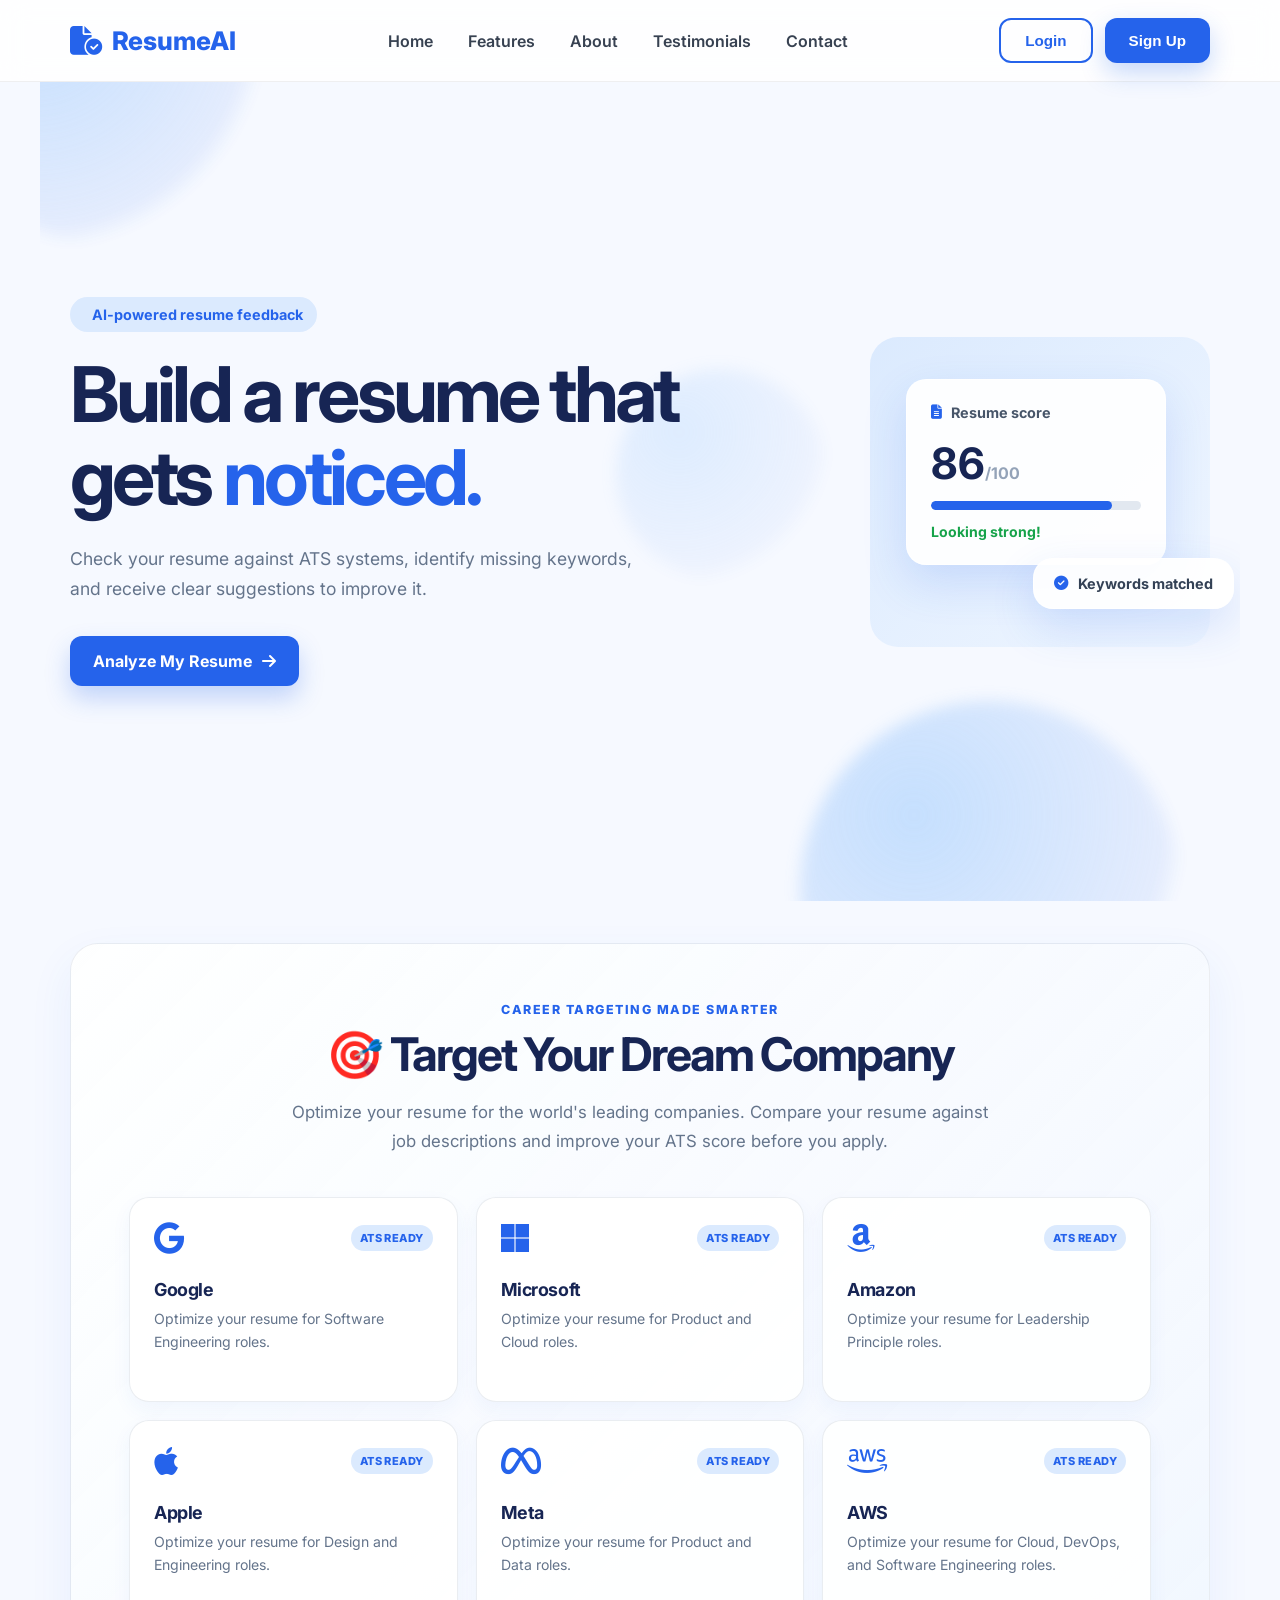
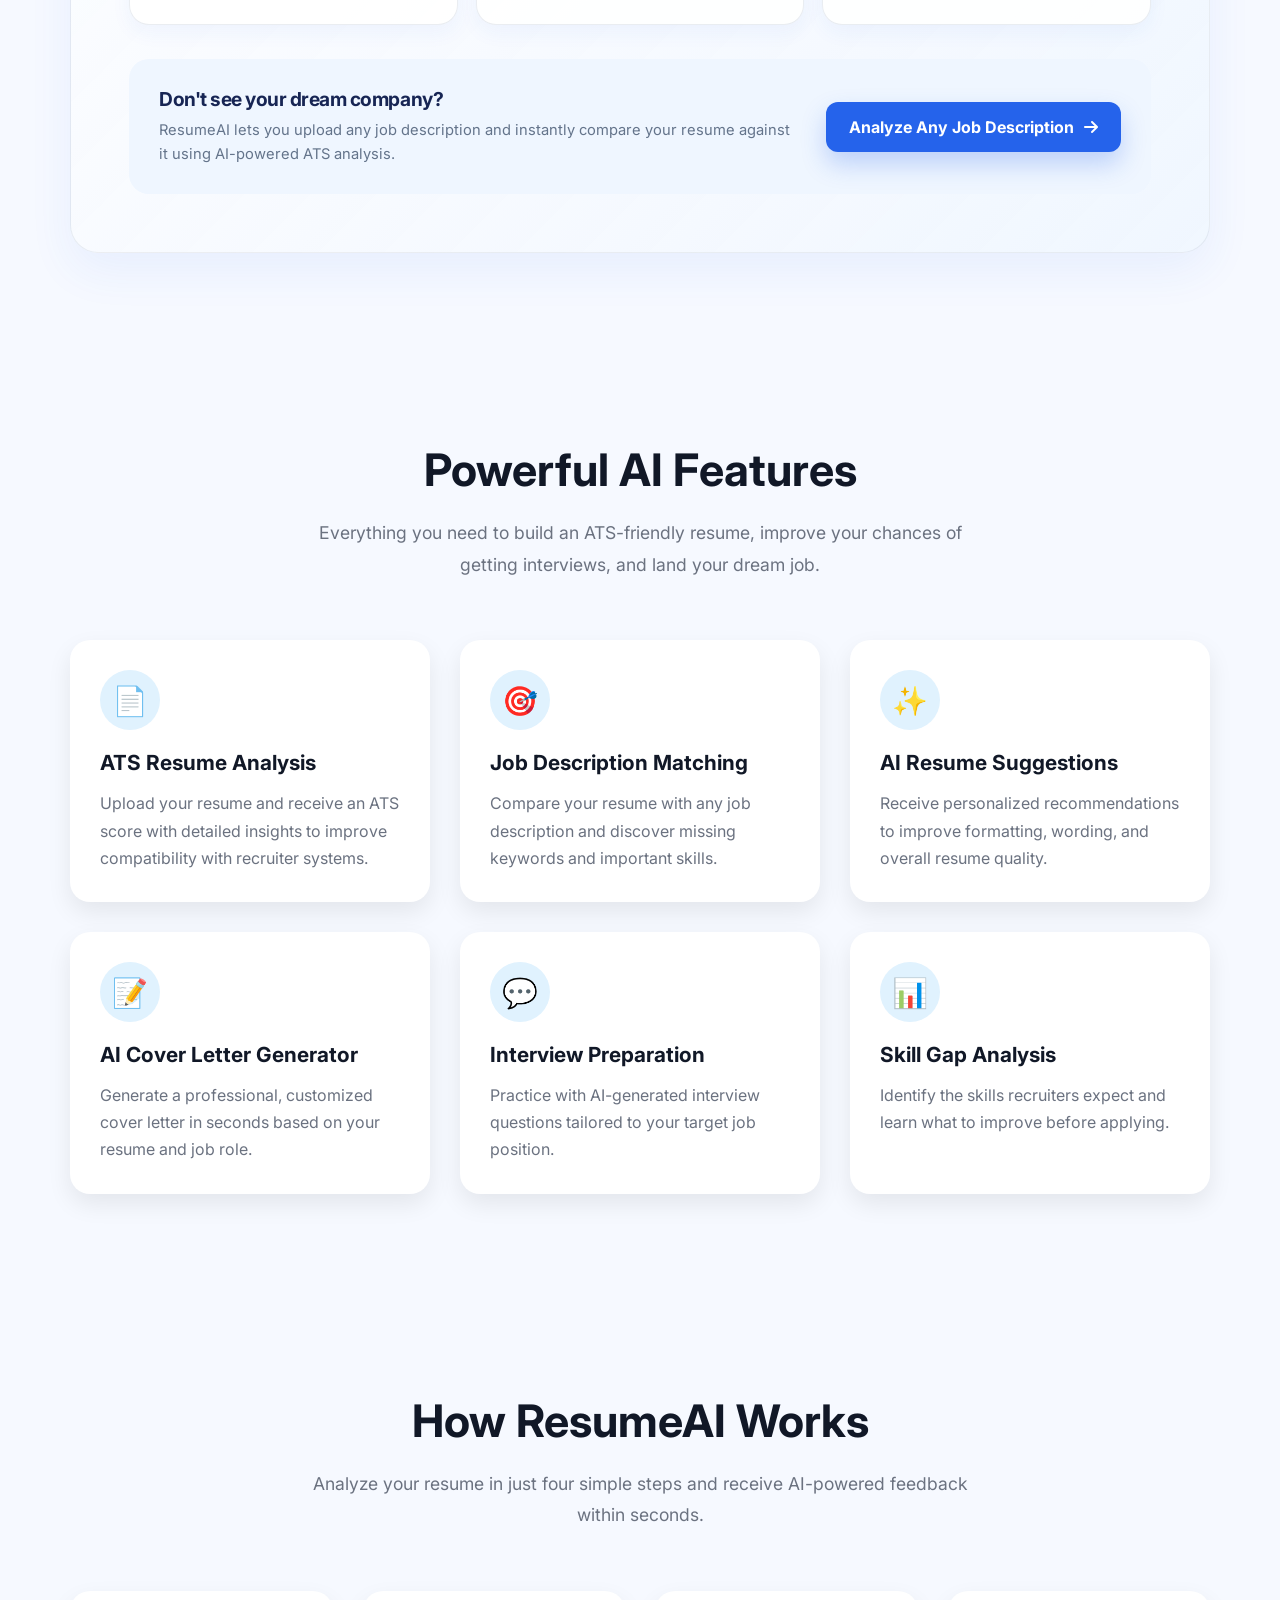
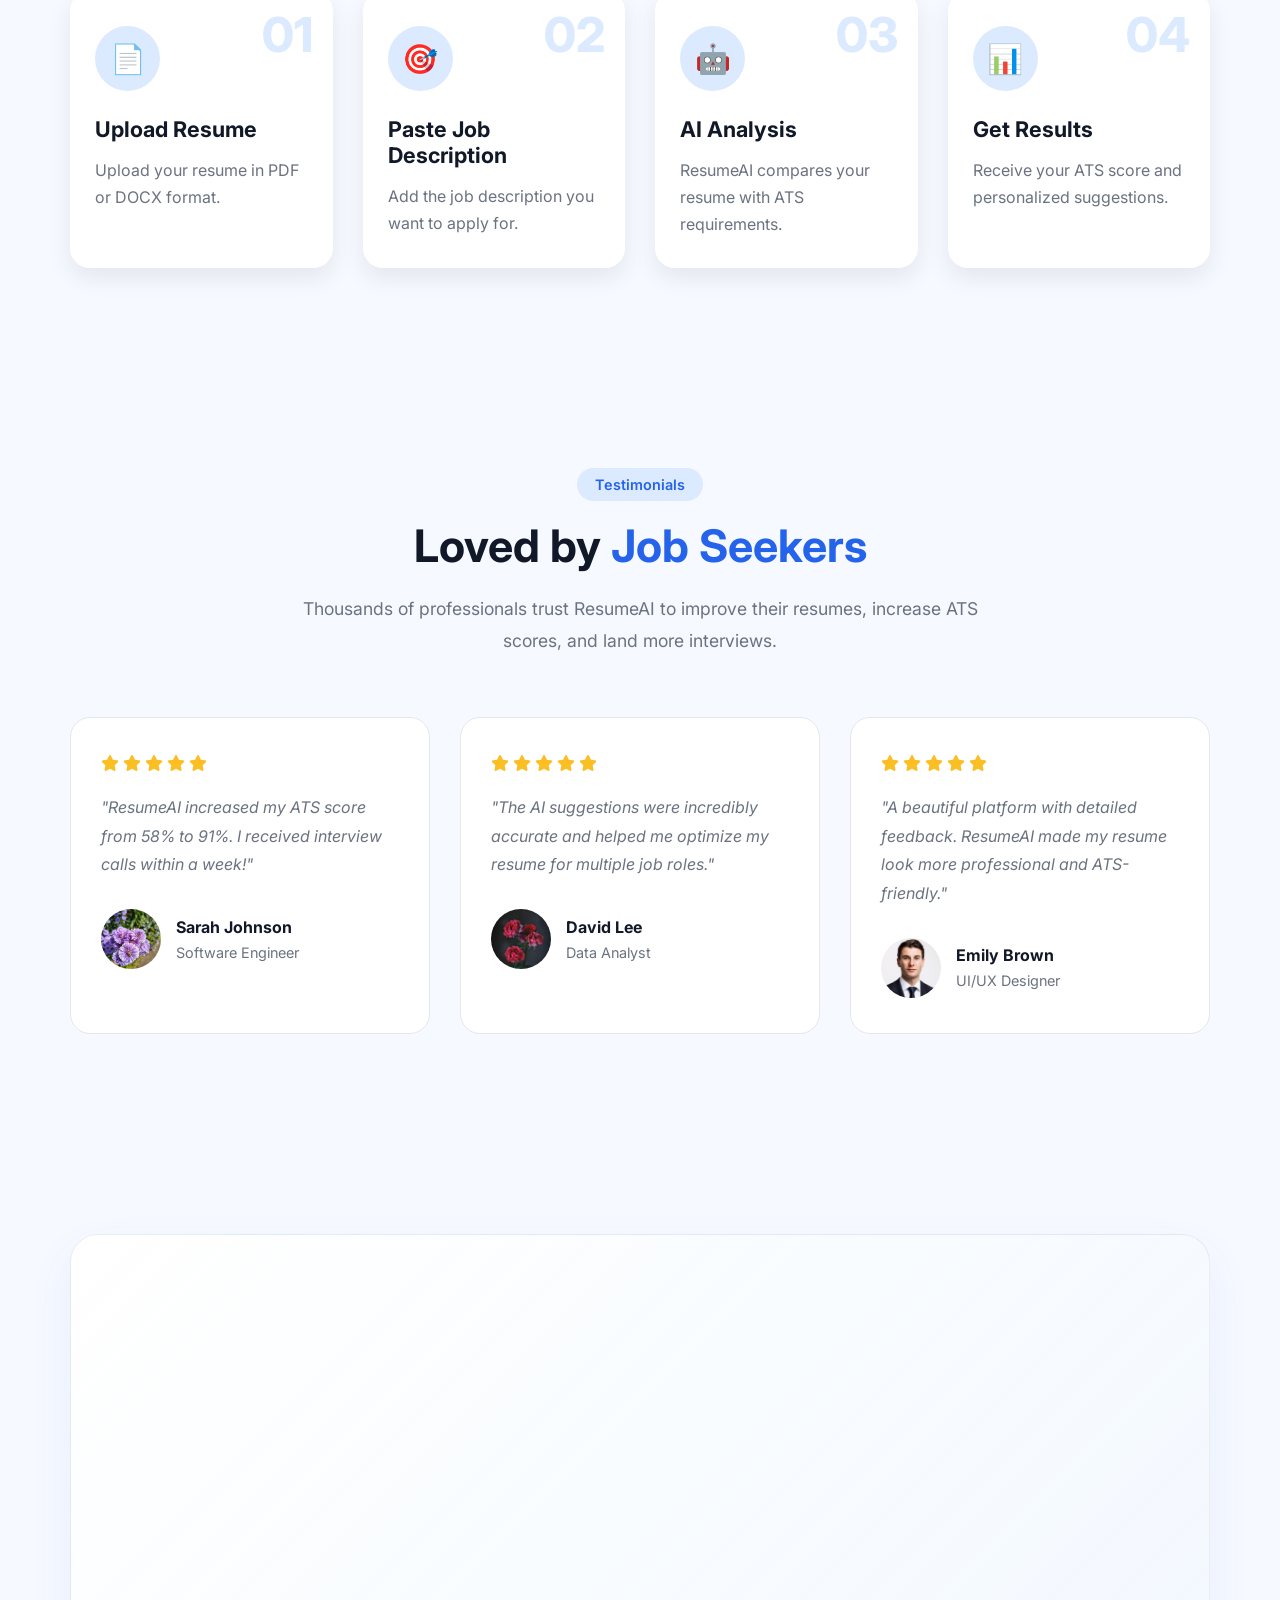
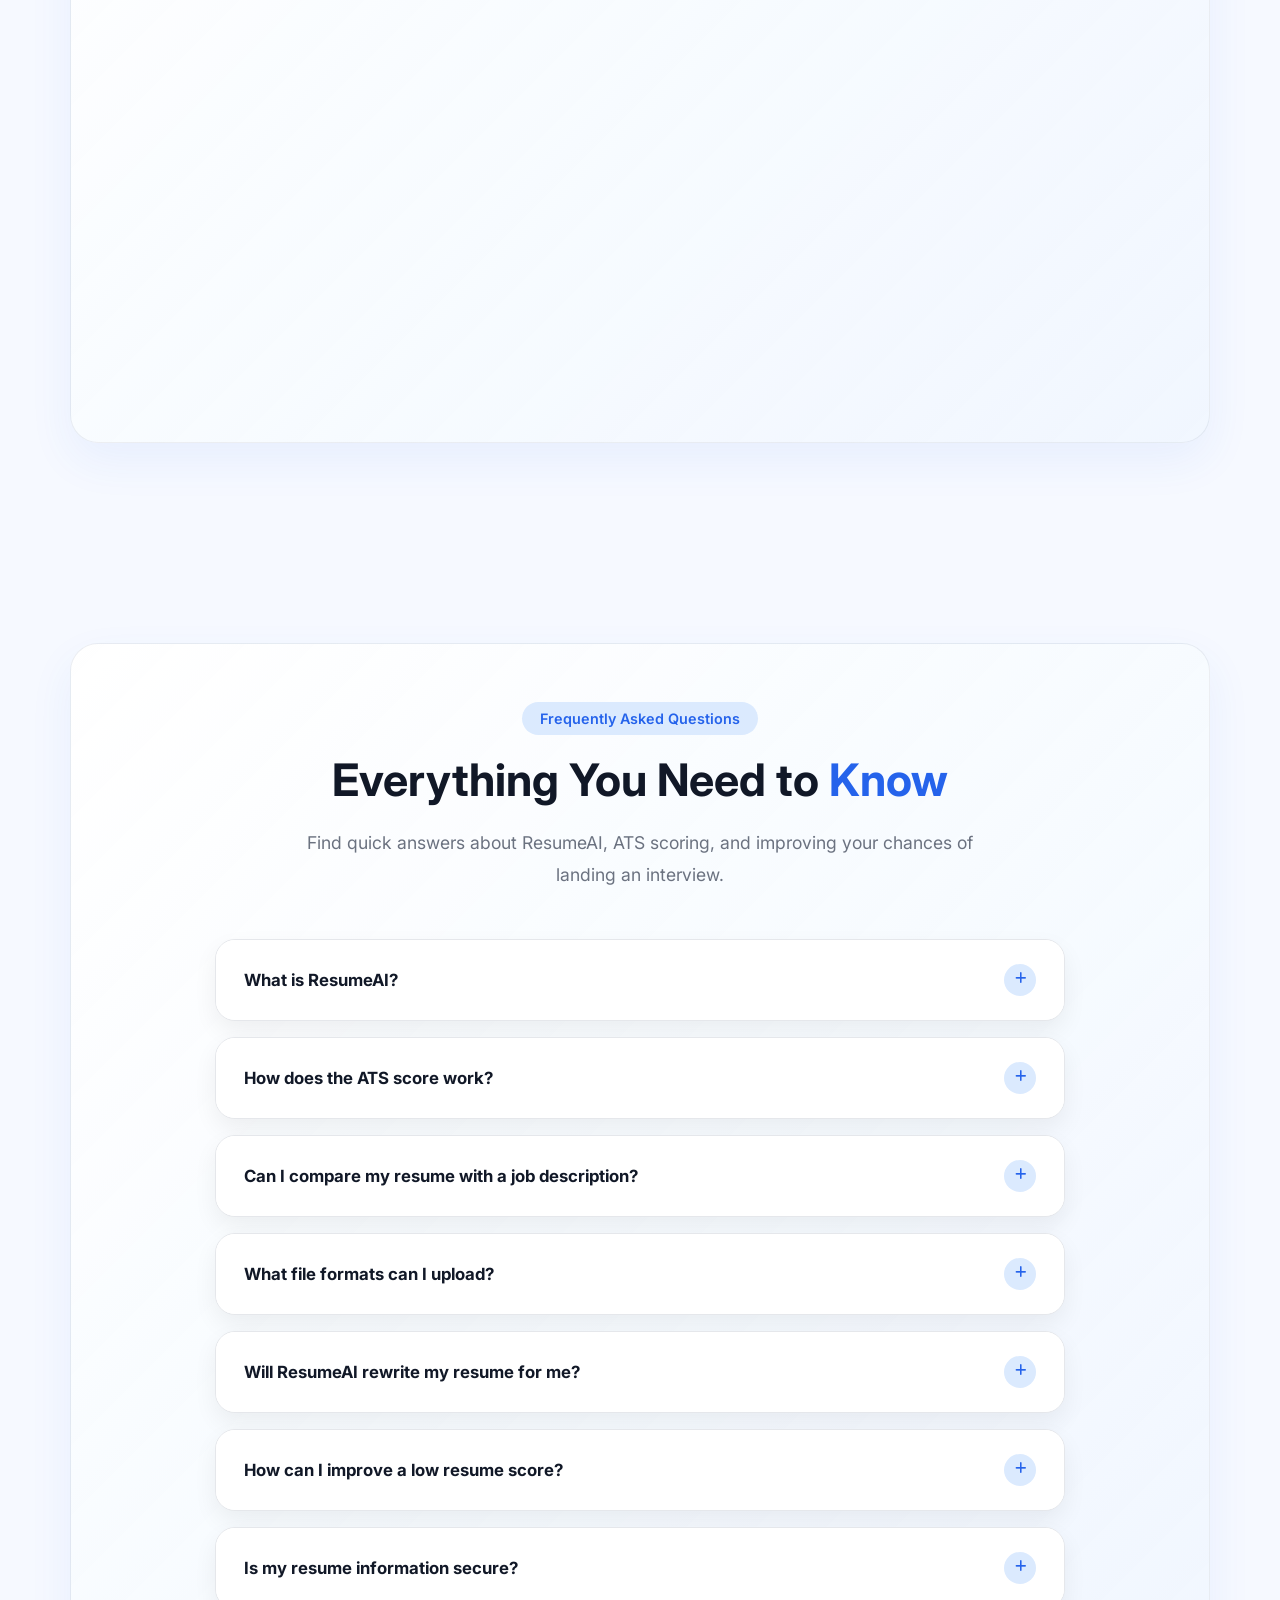
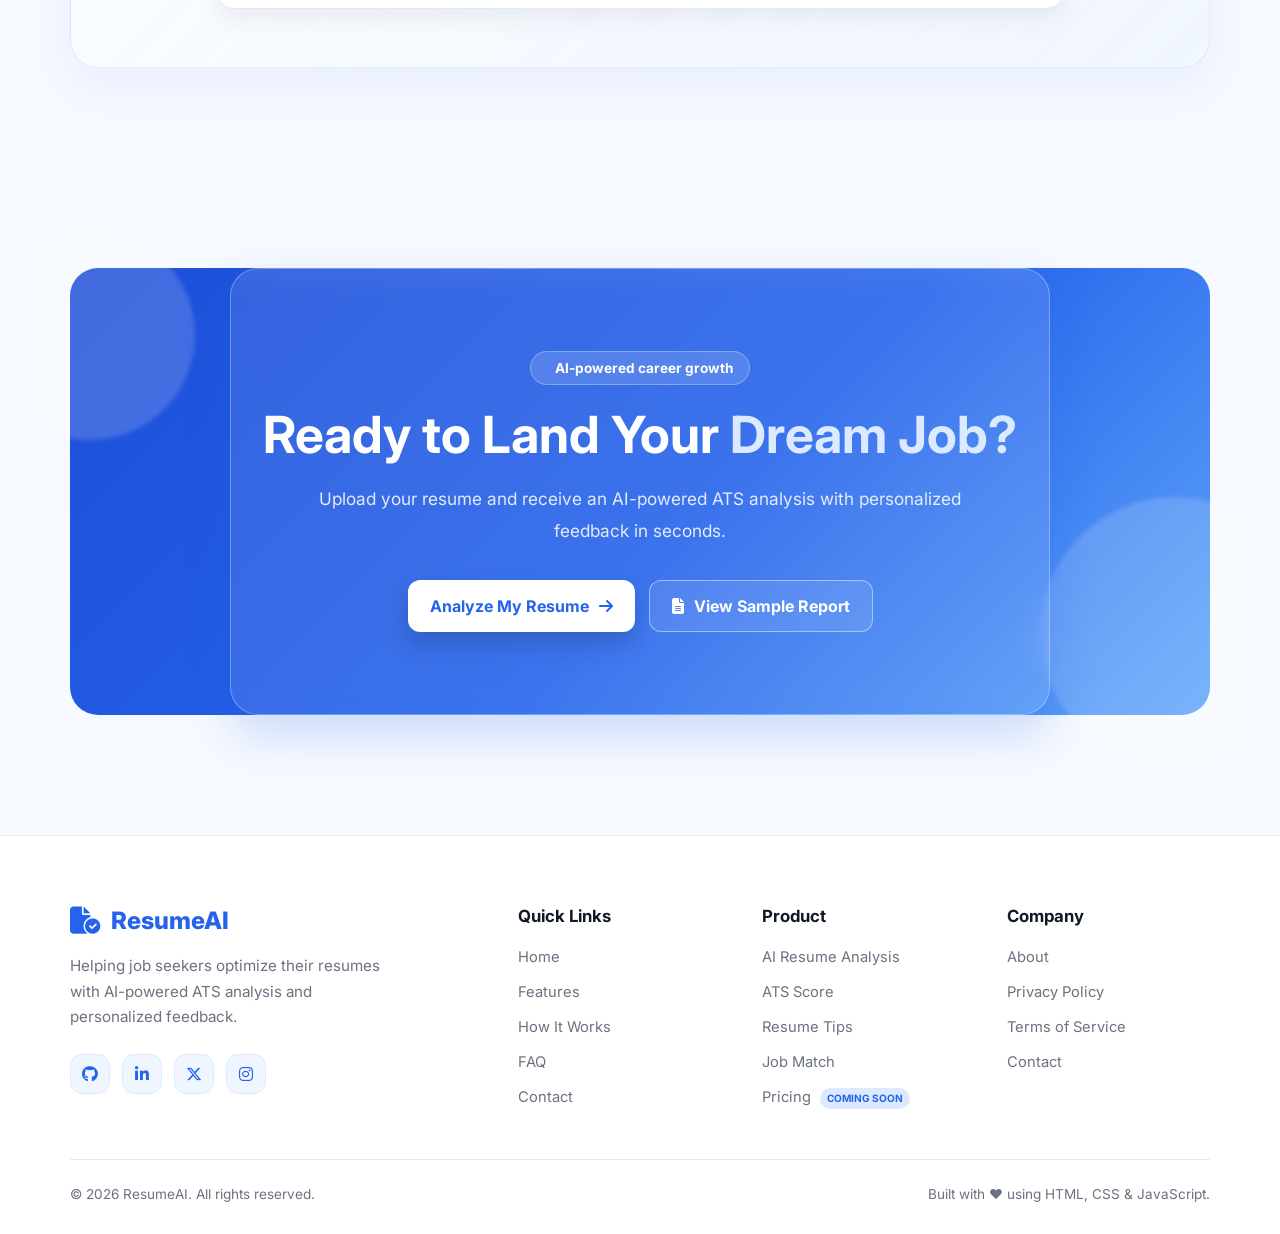
<file: index.html>
<!-- index.html -->
<!DOCTYPE html>
<html lang="en">
<head>
    <meta charset="UTF-8" />
    <meta name="viewport" content="width=device-width, initial-scale=1.0" />
    <title>ResumeAI</title>

    <link rel="preconnect" href="https://fonts.googleapis.com">
    <link rel="preconnect" href="https://fonts.gstatic.com" crossorigin>
    <link href="https://fonts.googleapis.com/css2?family=Inter:wght@400;500;600;700;800&display=swap" rel="stylesheet">

    <link rel="stylesheet" href="https://cdnjs.cloudflare.com/ajax/libs/font-awesome/6.6.0/css/all.min.css">

    <link rel="stylesheet" href="style.css">
</head>
<body>

<header class="header">
    <nav class="navbar">

        <a href="#" class="logo">
            <i class="fa-solid fa-file-circle-check"></i>
            <span>ResumeAI</span>
        </a>

        <ul class="nav-links" id="navLinks">
            <li><a href="#">Home</a></li>
            <li><a href="#">Features</a></li>
            <li><a href="#">About</a></li>
            <li><a href="#">Testimonials</a></li>
            <li><a href="#">Contact</a></li>
        </ul>

        <div class="nav-buttons">
            <button class="login-btn">Login</button>
            <button class="signup-btn">Sign Up</button>
        </div>

        <button class="menu-btn" id="menuBtn">
            <i class="fa-solid fa-bars"></i>
        </button>

    </nav>
</header>

<main>
    <section class="hero">
        <div class="hero-background" aria-hidden="true">
            <span class="blob blob-one"></span>
            <span class="blob blob-two"></span>
            <span class="blob blob-three"></span>
        </div>

        <div class="hero-content">
            <p class="hero-label">
                <i class="fa-solid fa-sparkles"></i>
                AI-powered resume feedback
            </p>
            <h1>Build a resume that gets <span>noticed.</span></h1>
            <p class="hero-description">
                Check your resume against ATS systems, identify missing keywords, and receive clear suggestions to improve it.
            </p>
            <a href="#" class="hero-button">
                Analyze My Resume
                <i class="fa-solid fa-arrow-right"></i>
            </a>
        </div>

        <div class="hero-visual" aria-hidden="true">
            <div class="score-card">
                <div class="score-card-header">
                    <i class="fa-solid fa-file-lines"></i>
                    <span>Resume score</span>
                </div>
                <strong>86<span>/100</span></strong>
                <div class="score-bar"><span></span></div>
                <p>Looking strong!</p>
            </div>
            <div class="keyword-card">
                <i class="fa-solid fa-circle-check"></i>
                <span>Keywords matched</span>
            </div>
        </div>
    </section>

   <section class="dream-company" aria-labelledby="dream-company-title">
    <div class="dream-company-content">
        <div class="dream-company-heading">
            <p class="dream-company-label">Career targeting made smarter</p>
            <h2 id="dream-company-title">🎯 Target Your Dream Company</h2>
            <p>
                Optimize your resume for the world's leading companies. Compare your resume against job descriptions and improve your ATS score before you apply.
            </p>
        </div>

        <ul class="company-grid" role="list">
            <li class="company-card">
                <div class="company-card-top">
                    <i class="fa-brands fa-google company-logo" aria-hidden="true"></i>
                    <span class="ats-badge">ATS Ready</span>
                </div>
                <h3>Google</h3>
                <p>Optimize your resume for Software Engineering roles.</p>
            </li>

            <li class="company-card">
                <div class="company-card-top">
                    <i class="fa-brands fa-microsoft company-logo" aria-hidden="true"></i>
                    <span class="ats-badge">ATS Ready</span>
                </div>
                <h3>Microsoft</h3>
                <p>Optimize your resume for Product and Cloud roles.</p>
            </li>

            <li class="company-card">
                <div class="company-card-top">
                    <i class="fa-brands fa-amazon company-logo" aria-hidden="true"></i>
                    <span class="ats-badge">ATS Ready</span>
                </div>
                <h3>Amazon</h3>
                <p>Optimize your resume for Leadership Principle roles.</p>
            </li>

            <li class="company-card">
                <div class="company-card-top">
                    <i class="fa-brands fa-apple company-logo" aria-hidden="true"></i>
                    <span class="ats-badge">ATS Ready</span>
                </div>
                <h3>Apple</h3>
                <p>Optimize your resume for Design and Engineering roles.</p>
            </li>

            <li class="company-card">
                <div class="company-card-top">
                    <i class="fa-brands fa-meta company-logo" aria-hidden="true"></i>
                    <span class="ats-badge">ATS Ready</span>
                </div>
                <h3>Meta</h3>
                <p>Optimize your resume for Product and Data roles.</p>
            </li>

            <li class="company-card">
                <div class="company-card-top">
                    <i class="fa-brands fa-aws company-logo" aria-hidden="true"></i>
                    <span class="ats-badge">ATS Ready</span>
                </div>
                <h3>AWS</h3>
                <p>Optimize your resume for Cloud, DevOps, and Software Engineering roles.</p>
            </li>
        </ul>

        <div class="dream-company-callout">
            <div>
                <h3>Don't see your dream company?</h3>
                <p>ResumeAI lets you upload any job description and instantly compare your resume against it using AI-powered ATS analysis.</p>
            </div>
            <a href="#" class="hero-button">
                Analyze Any Job Description
                <i class="fa-solid fa-arrow-right" aria-hidden="true"></i>
            </a>
        </div>
    </div>
</section>
<!-- Features Section -->
<section class="features" id="features">

    <div class="features-container">

        <!-- Section Heading -->
        <div class="features-heading">
            <h2>Powerful AI Features</h2>
            <p>
                Everything you need to build an ATS-friendly resume,
                improve your chances of getting interviews, and land
                your dream job.
            </p>
        </div>

        <!-- Features Grid -->
        <div class="features-grid">

            <!-- Feature Card 1 -->
            <div class="feature-card">
                <div class="feature-icon">📄</div>
                <h3>ATS Resume Analysis</h3>
                <p>
                    Upload your resume and receive an ATS score with
                    detailed insights to improve compatibility with
                    recruiter systems.
                </p>
            </div>

            <!-- Feature Card 2 -->
            <div class="feature-card">
                <div class="feature-icon">🎯</div>
                <h3>Job Description Matching</h3>
                <p>
                    Compare your resume with any job description and
                    discover missing keywords and important skills.
                </p>
            </div>

            <!-- Feature Card 3 -->
            <div class="feature-card">
                <div class="feature-icon">✨</div>
                <h3>AI Resume Suggestions</h3>
                <p>
                    Receive personalized recommendations to improve
                    formatting, wording, and overall resume quality.
                </p>
            </div>

            <!-- Feature Card 4 -->
            <div class="feature-card">
                <div class="feature-icon">📝</div>
                <h3>AI Cover Letter Generator</h3>
                <p>
                    Generate a professional, customized cover letter
                    in seconds based on your resume and job role.
                </p>
            </div>

            <!-- Feature Card 5 -->
            <div class="feature-card">
                <div class="feature-icon">💬</div>
                <h3>Interview Preparation</h3>
                <p>
                    Practice with AI-generated interview questions
                    tailored to your target job position.
                </p>
            </div>

            <!-- Feature Card 6 -->
            <div class="feature-card">
                <div class="feature-icon">📊</div>
                <h3>Skill Gap Analysis</h3>
                <p>
                    Identify the skills recruiters expect and learn
                    what to improve before applying.
                </p>
            </div>

        </div>

    </div>

</section>
<!-- ===========================
     How It Works Section
=========================== -->
<section class="how-it-works" id="how-it-works">

    <div class="how-container">

        <!-- Section Heading -->
        <div class="how-heading">
            <h2>How ResumeAI Works</h2>
            <p>
                Analyze your resume in just four simple steps and
                receive AI-powered feedback within seconds.
            </p>
        </div>

        <!-- Steps -->
        <div class="steps-grid">

            <!-- Step 1 -->
            <div class="step-card">
                <div class="step-number">01</div>
                <div class="step-icon">📄</div>
                <h3>Upload Resume</h3>
                <p>
                    Upload your resume in PDF or DOCX format.
                </p>
            </div>

            <!-- Step 2 -->
            <div class="step-card">
                <div class="step-number">02</div>
                <div class="step-icon">🎯</div>
                <h3>Paste Job Description</h3>
                <p>
                    Add the job description you want to apply for.
                </p>
            </div>

            <!-- Step 3 -->
            <div class="step-card">
                <div class="step-number">03</div>
                <div class="step-icon">🤖</div>
                <h3>AI Analysis</h3>
                <p>
                    ResumeAI compares your resume with ATS requirements.
                </p>
            </div>

            <!-- Step 4 -->
            <div class="step-card">
                <div class="step-number">04</div>
                <div class="step-icon">📊</div>
                <h3>Get Results</h3>
                <p>
                    Receive your ATS score and personalized suggestions.
                </p>
            </div>

        </div>

    </div>

</section>
<!-- ==========================================
     Testimonials
========================================== -->

<section class="testimonials" id="testimonials">
    <div class="section-header">

    <span class="section-tag">
        Testimonials
    </span>

    <h2>
        Loved by <span>Job Seekers</span>
    </h2>

    <p>
        Thousands of professionals trust ResumeAI to improve their resumes,
        increase ATS scores, and land more interviews.
    </p>

</div>


    <div class="testimonials-grid">

        <!-- Testimonial 1 -->
        <div class="testimonial-card">

            <div class="stars">
                <i class="fa-solid fa-star"></i>
                <i class="fa-solid fa-star"></i>
                <i class="fa-solid fa-star"></i>
                <i class="fa-solid fa-star"></i>
                <i class="fa-solid fa-star"></i>
            </div>

            <p class="review">
                "ResumeAI increased my ATS score from 58% to 91%. I received interview calls within a week!"
            </p>

            <div class="user-info">
                <img src="images/user-1.jpg" alt="Sarah Johnson">

                <div>
                    <h4>Sarah Johnson</h4>
                    <span>Software Engineer</span>
                </div>
            </div>

        </div>

        <!-- Testimonial 2 -->
        <div class="testimonial-card">

            <div class="stars">
                <i class="fa-solid fa-star"></i>
                <i class="fa-solid fa-star"></i>
                <i class="fa-solid fa-star"></i>
                <i class="fa-solid fa-star"></i>
                <i class="fa-solid fa-star"></i>
            </div>

            <p class="review">
                "The AI suggestions were incredibly accurate and helped me optimize my resume for multiple job roles."
            </p>

            <div class="user-info">
                <img src="images/user-2.jpg" alt="David Lee">

                <div>
                    <h4>David Lee</h4>
                    <span>Data Analyst</span>
                </div>
            </div>

        </div>

        <!-- Testimonial 3 -->
        <div class="testimonial-card">

            <div class="stars">
                <i class="fa-solid fa-star"></i>
                <i class="fa-solid fa-star"></i>
                <i class="fa-solid fa-star"></i>
                <i class="fa-solid fa-star"></i>
                <i class="fa-solid fa-star"></i>
            </div>

            <p class="review">
                "A beautiful platform with detailed feedback. ResumeAI made my resume look more professional and ATS-friendly."
            </p>

            <div class="user-info">
                <img src="images/user-3.jpg" alt="Emily Brown">

                <div>
                    <h4>Emily Brown</h4>
                    <span>UI/UX Designer</span>
                </div>
            </div>

        </div>

    </div>

</section>
<!-- ==========================================
     Resume Analyzer Preview
========================================== -->
<section class="resume-analyzer" id="resume-analyzer">
    <div class="resume-analyzer-container">

        <div class="resume-analyzer-heading analyzer-heading">
            <span class="resume-analyzer-tag">AI Resume Analysis</span>
            <h2>See Your Resume <span>Insights</span></h2>
            <p>
                Get a clear view of your resume performance and discover
                exactly what to improve before you apply.
            </p>
        </div>

        <div class="analyzer-dashboard">

            <div class="analyzer-overview">
                <div class="analyzer-overview-header">
                    <div>
                        <span>Resume analysis</span>
                        <h3>Software Engineer Resume</h3>
                    </div>
                    <i class="fa-solid fa-file-circle-check" aria-hidden="true"></i>
                </div>

                <div class="analyzer-score-grid">
                    <div class="analyzer-score-card analyzer-score-block">
                        <span class="analyzer-score-label">Resume Score</span>
                        <strong>87<span>%</span></strong>
                        <div class="analyzer-progress">
                            <span class="analyzer-progress-score"></span>
                        </div>
                        <p>Strong overall profile</p>
                    </div>

                    <div class="analyzer-score-card analyzer-score-block">
                        <span class="analyzer-score-label">ATS Compatibility</span>
                        <strong>92<span>%</span></strong>
                        <div class="analyzer-progress">
                            <span class="analyzer-progress-ats"></span>
                        </div>
                        <p>Ready for applicant systems</p>
                    </div>
                </div>

                <div class="analyzer-panel analyzer-skills-panel">
                    <div class="analyzer-panel-heading">
                        <i class="fa-solid fa-circle-check" aria-hidden="true"></i>
                        <h3>Detected Skills</h3>
                    </div>

                    <div class="analyzer-skill-list skill-tags">
                        <span>JavaScript</span>
                        <span>React</span>
                        <span>Node.js</span>
                        <span>SQL</span>
                        <span>Git</span>
                    </div>
                </div>
            </div>

            <div class="analyzer-details">
                <div class="analyzer-panel analyzer-missing-panel">
                    <div class="analyzer-panel-heading">
                        <i class="fa-solid fa-circle-exclamation" aria-hidden="true"></i>
                        <h3>Missing Skills</h3>
                    </div>

                    <div class="analyzer-skill-list skill-tags">
                        <span>TypeScript</span>
                        <span>Docker</span>
                        <span>AWS</span>
                    </div>
                </div>

                <div class="analyzer-panel analyzer-suggestions-panel">
                    <div class="analyzer-panel-heading">
                        <i class="fa-solid fa-sparkles" aria-hidden="true"></i>
                        <h3>AI Suggestions</h3>
                    </div>

                    <ul class="analyzer-suggestions">
                        <li>
                            <i class="fa-solid fa-arrow-trend-up" aria-hidden="true"></i>
                            <span>Add measurable results to your recent experience.</span>
                        </li>
                        <li>
                            <i class="fa-solid fa-key" aria-hidden="true"></i>
                            <span>Include TypeScript and cloud keywords from the job description.</span>
                        </li>
                        <li>
                            <i class="fa-solid fa-pen-to-square" aria-hidden="true"></i>
                            <span>Strengthen your professional summary with your target role.</span>
                        </li>
                    </ul>
                </div>
            </div>

        </div>

    </div>
</section>
<!-- ==========================================
     FAQ Section
========================================== -->
<section class="faq-section" id="faq" aria-labelledby="faq-title">
    <div class="faq-container">

        <div class="faq-heading">
            <span class="faq-tag">Frequently Asked Questions</span>
            <h2 id="faq-title">Everything You Need to <span>Know</span></h2>
            <p>
                Find quick answers about ResumeAI, ATS scoring, and improving
                your chances of landing an interview.
            </p>
        </div>

        <div class="faq-list">

            <article class="faq-item">
                <h3>
                    <button class="faq-question" type="button" aria-expanded="false" aria-controls="faq-answer-1" id="faq-question-1">
                        <span>What is ResumeAI?</span>
                        <i class="fa-solid fa-plus" aria-hidden="true"></i>
                    </button>
                </h3>
                <div class="faq-answer" id="faq-answer-1" role="region" aria-labelledby="faq-question-1" aria-hidden="true">
                    <div>
                        <p>ResumeAI is an AI-powered resume analyzer that evaluates your resume, checks ATS compatibility, identifies skill gaps, and provides practical suggestions to improve it.</p>
                    </div>
                </div>
            </article>

            <article class="faq-item">
                <h3>
                    <button class="faq-question" type="button" aria-expanded="false" aria-controls="faq-answer-2" id="faq-question-2">
                        <span>How does the ATS score work?</span>
                        <i class="fa-solid fa-plus" aria-hidden="true"></i>
                    </button>
                </h3>
                <div class="faq-answer" id="faq-answer-2" role="region" aria-labelledby="faq-question-2" aria-hidden="true">
                    <div>
                        <p>Your ATS score reflects how well your resume aligns with common applicant tracking system requirements, including keywords, skills, formatting, and relevant experience.</p>
                    </div>
                </div>
            </article>

            <article class="faq-item">
                <h3>
                    <button class="faq-question" type="button" aria-expanded="false" aria-controls="faq-answer-3" id="faq-question-3">
                        <span>Can I compare my resume with a job description?</span>
                        <i class="fa-solid fa-plus" aria-hidden="true"></i>
                    </button>
                </h3>
                <div class="faq-answer" id="faq-answer-3" role="region" aria-labelledby="faq-question-3" aria-hidden="true">
                    <div>
                        <p>Yes. Paste a job description alongside your resume to find matching keywords, relevant skills, and areas that need improvement for that specific role.</p>
                    </div>
                </div>
            </article>

            <article class="faq-item">
                <h3>
                    <button class="faq-question" type="button" aria-expanded="false" aria-controls="faq-answer-4" id="faq-question-4">
                        <span>What file formats can I upload?</span>
                        <i class="fa-solid fa-plus" aria-hidden="true"></i>
                    </button>
                </h3>
                <div class="faq-answer" id="faq-answer-4" role="region" aria-labelledby="faq-question-4" aria-hidden="true">
                    <div>
                        <p>ResumeAI supports standard PDF and DOCX resume files, making it easy to analyze the version of your resume you already use for applications.</p>
                    </div>
                </div>
            </article>

            <article class="faq-item">
                <h3>
                    <button class="faq-question" type="button" aria-expanded="false" aria-controls="faq-answer-5" id="faq-question-5">
                        <span>Will ResumeAI rewrite my resume for me?</span>
                        <i class="fa-solid fa-plus" aria-hidden="true"></i>
                    </button>
                </h3>
                <div class="faq-answer" id="faq-answer-5" role="region" aria-labelledby="faq-question-5" aria-hidden="true">
                    <div>
                        <p>ResumeAI provides clear AI suggestions for wording, achievements, skills, and formatting so you can make confident improvements while keeping your experience accurate.</p>
                    </div>
                </div>
            </article>

            <article class="faq-item">
                <h3>
                    <button class="faq-question" type="button" aria-expanded="false" aria-controls="faq-answer-6" id="faq-question-6">
                        <span>How can I improve a low resume score?</span>
                        <i class="fa-solid fa-plus" aria-hidden="true"></i>
                    </button>
                </h3>
                <div class="faq-answer" id="faq-answer-6" role="region" aria-labelledby="faq-question-6" aria-hidden="true">
                    <div>
                        <p>Focus on the missing skills and keyword recommendations, quantify your achievements, and tailor your summary and experience to the job description you want to target.</p>
                    </div>
                </div>
            </article>

            <article class="faq-item">
                <h3>
                    <button class="faq-question" type="button" aria-expanded="false" aria-controls="faq-answer-7" id="faq-question-7">
                        <span>Is my resume information secure?</span>
                        <i class="fa-solid fa-plus" aria-hidden="true"></i>
                    </button>
                </h3>
                <div class="faq-answer" id="faq-answer-7" role="region" aria-labelledby="faq-question-7" aria-hidden="true">
                    <div>
                        <p>ResumeAI is designed to analyze your resume information only to provide feedback, scores, and recommendations for your job search.</p>
                    </div>
                </div>
            </article>

        </div>

    </div>
</section>
<!-- ==========================================
     Final CTA Section
========================================== -->
<section class="final-cta" aria-labelledby="final-cta-title">
    <div class="final-cta-shape final-cta-shape-one" aria-hidden="true"></div>
    <div class="final-cta-shape final-cta-shape-two" aria-hidden="true"></div>

    <div class="final-cta-content">
        <span class="final-cta-tag">
            <i class="fa-solid fa-sparkles" aria-hidden="true"></i>
            AI-powered career growth
        </span>

        <h2 id="final-cta-title">Ready to Land Your <span>Dream Job?</span></h2>

        <p>
            Upload your resume and receive an AI-powered ATS analysis with
            personalized feedback in seconds.
        </p>

        <div class="final-cta-actions">
            <a href="#" class="final-cta-primary">
                Analyze My Resume
                <i class="fa-solid fa-arrow-right" aria-hidden="true"></i>
            </a>

            <a href="#" class="final-cta-secondary">
                <i class="fa-solid fa-file-lines" aria-hidden="true"></i>
                View Sample Report
            </a>
        </div>
    </div>
</section>
<!-- ==========================================
     Footer
========================================== -->
<footer class="site-footer">
    <div class="footer-container">

        <div class="footer-grid">
            <div class="footer-brand">
                <a href="#" class="footer-logo" aria-label="ResumeAI home">
                    <i class="fa-solid fa-file-circle-check" aria-hidden="true"></i>
                    <span>ResumeAI</span>
                </a>

                <p>
                    Helping job seekers optimize their resumes with AI-powered
                    ATS analysis and personalized feedback.
                </p>

                <div class="footer-socials" aria-label="ResumeAI social media">
                    <a href="#" aria-label="ResumeAI on GitHub">
                        <i class="fa-brands fa-github" aria-hidden="true"></i>
                    </a>
                    <a href="#" aria-label="ResumeAI on LinkedIn">
                        <i class="fa-brands fa-linkedin-in" aria-hidden="true"></i>
                    </a>
                    <a href="#" aria-label="ResumeAI on X">
                        <i class="fa-brands fa-x-twitter" aria-hidden="true"></i>
                    </a>
                    <a href="#" aria-label="ResumeAI on Instagram">
                        <i class="fa-brands fa-instagram" aria-hidden="true"></i>
                    </a>
                </div>
            </div>

            <nav class="footer-links" aria-labelledby="footer-quick-links">
                <h2 id="footer-quick-links">Quick Links</h2>
                <ul>
                    <li><a href="#">Home</a></li>
                    <li><a href="#features">Features</a></li>
                    <li><a href="#how-it-works">How It Works</a></li>
                    <li><a href="#faq">FAQ</a></li>
                    <li><a href="#">Contact</a></li>
                </ul>
            </nav>

            <nav class="footer-links" aria-labelledby="footer-product-links">
                <h2 id="footer-product-links">Product</h2>
                <ul>
                    <li><a href="#resume-analyzer">AI Resume Analysis</a></li>
                    <li><a href="#resume-analyzer">ATS Score</a></li>
                    <li><a href="#">Resume Tips</a></li>
                    <li><a href="#">Job Match</a></li>
                    <li>
                        <a href="#">
                            Pricing
                            <span class="footer-coming-soon">Coming soon</span>
                        </a>
                    </li>
                </ul>
            </nav>

            <nav class="footer-links" aria-labelledby="footer-company-links">
                <h2 id="footer-company-links">Company</h2>
                <ul>
                    <li><a href="#">About</a></li>
                    <li><a href="#">Privacy Policy</a></li>
                    <li><a href="#">Terms of Service</a></li>
                    <li><a href="#">Contact</a></li>
                </ul>
            </nav>
        </div>

        <div class="footer-bottom">
            <p>© 2026 ResumeAI. All rights reserved.</p>
            <p>Built with <span aria-label="love">❤️</span> using HTML, CSS &amp; JavaScript.</p>
        </div>

    </div>
</footer>
</main>

<script src="script.js"></script>

</body>
</html>
</file>
<file: style.css>
/* style.css */

*{
    margin:0;
    padding:0;
    box-sizing:border-box;
}

html{
    scroll-behavior:smooth;
}

body{
    font-family:'Inter',sans-serif;
    background:#f6f9ff;
}

.header{
    position:sticky;
    top:0;
    width:100%;
    z-index:1000;
    backdrop-filter:blur(14px);
    background:rgba(255,255,255,0.85);
    border-bottom:1px solid rgba(0,0,0,.06);
}

.navbar{
    max-width:1200px;
    margin:auto;
    padding:18px 30px;
    display:flex;
    align-items:center;
    justify-content:space-between;
}

.logo{
    display:flex;
    align-items:center;
    gap:10px;
    text-decoration:none;
    color:#2563eb;
    font-size:1.6rem;
    font-weight:800;
}

.logo i{
    font-size:1.8rem;
}

.nav-links{
    display:flex;
    list-style:none;
    gap:35px;
}

.nav-links a{
    text-decoration:none;
    color:#374151;
    font-weight:600;
    transition:.3s;
}

.nav-links a:hover{
    color:#2563eb;
}

.nav-buttons{
    display:flex;
    gap:12px;
}

.login-btn,
.signup-btn{
    border:none;
    padding:12px 24px;
    border-radius:12px;
    cursor:pointer;
    font-size:.95rem;
    font-weight:600;
    transition:.3s;
}

.login-btn{
    background:transparent;
    border:2px solid #2563eb;
    color:#2563eb;
}

.login-btn:hover{
    background:#2563eb;
    color:#fff;
}

.signup-btn{
    background:#2563eb;
    color:#fff;
    box-shadow:0 10px 25px rgba(37,99,235,.25);
}

.signup-btn:hover{
    background:#1d4ed8;
    transform:translateY(-2px);
}

.menu-btn{
    display:none;
    border:none;
    background:none;
    font-size:1.6rem;
    cursor:pointer;
    color:#2563eb;
}

.hero{
    position:relative;
    isolation:isolate;
    overflow:hidden;
    max-width:1200px;
    min-height:calc(100vh - 81px);
    margin:auto;
    padding:90px 30px;
    display:flex;
    align-items:center;
    justify-content:space-between;
    gap:70px;
}

.hero-background{
    position:absolute;
    inset:0;
    z-index:-1;
    overflow:hidden;
    pointer-events:none;
}

.blob{
    position:absolute;
    width:320px;
    aspect-ratio:1;
    border-radius:50%;
    background:radial-gradient(circle at 30% 30%, rgba(147,197,253,.7), rgba(37,99,235,.12) 68%, transparent 72%);
    filter:blur(8px);
    opacity:.7;
    animation:float-blob 16s ease-in-out infinite alternate;
}

.blob-one{
    top:-160px;
    left:-100px;
}

.blob-two{
    right:5%;
    bottom:-180px;
    width:380px;
    animation-delay:-6s;
}

.blob-three{
    top:35%;
    left:48%;
    width:210px;
    opacity:.35;
    animation-delay:-11s;
}

@keyframes float-blob{
    from{
        transform:translate3d(0, 0, 0) scale(1);
    }

    to{
        transform:translate3d(35px, 24px, 0) scale(1.12);
    }
}

.hero-content{
    max-width:620px;
}

.hero-label{
    display:inline-flex;
    align-items:center;
    gap:8px;
    margin-bottom:22px;
    padding:9px 14px;
    border-radius:999px;
    background:#dbeafe;
    color:#2563eb;
    font-size:.9rem;
    font-weight:700;
}

.hero h1{
    color:#172554;
    font-size:clamp(2.8rem, 6vw, 4.8rem);
    line-height:1.08;
    letter-spacing:-.05em;
}

.hero h1 span{
    color:#2563eb;
}

.hero-description{
    max-width:570px;
    margin:24px 0 32px;
    color:#64748b;
    font-size:1.1rem;
    line-height:1.7;
}

.hero-button{
    display:inline-flex;
    align-items:center;
    gap:10px;
    padding:15px 23px;
    border-radius:12px;
    background:#2563eb;
    color:#fff;
    box-shadow:0 12px 25px rgba(37,99,235,.25);
    font-weight:700;
    text-decoration:none;
    transition:.3s;
}

.hero-button:hover{
    background:#1d4ed8;
    transform:translateY(-2px);
}

.hero-visual{
    position:relative;
    min-width:340px;
    min-height:310px;
    border-radius:28px;
    background:linear-gradient(135deg, #dbeafe, #eff6ff);
}

.score-card,
.keyword-card{
    position:absolute;
    border:1px solid rgba(255,255,255,.8);
    border-radius:20px;
    background:rgba(255,255,255,.92);
    box-shadow:0 18px 45px rgba(37,99,235,.16);
}

.score-card{
    top:42px;
    left:36px;
    width:260px;
    padding:24px;
}

.score-card-header{
    display:flex;
    align-items:center;
    gap:9px;
    color:#475569;
    font-size:.9rem;
    font-weight:700;
}
.dream-company{
    max-width:1200px;
    margin:0 auto;
    padding:42px 30px 90px;
}

.dream-company-content{
    padding:clamp(32px, 5vw, 58px);
    border:1px solid rgba(148,163,184,.18);
    border-radius:28px;
    background:linear-gradient(135deg, rgba(255,255,255,.9), rgba(239,246,255,.78));
    box-shadow:0 18px 45px rgba(37,99,235,.07);
}

.dream-company-heading{
    max-width:710px;
    margin:0 auto 42px;
    text-align:center;
}

.dream-company-label{
    margin-bottom:12px;
    color:#2563eb;
    font-size:.78rem;
    font-weight:800;
    letter-spacing:.12em;
    text-transform:uppercase;
}

.dream-company-heading h2{
    color:#172554;
    font-size:clamp(2rem, 4vw, 2.9rem);
    letter-spacing:-.045em;
    line-height:1.12;
}

.dream-company-heading > p:last-child{
    margin:17px auto 0;
    color:#64748b;
    font-size:1.05rem;
    line-height:1.7;
}

.company-grid{
    display:grid;
    grid-template-columns:repeat(3, minmax(0, 1fr));
    gap:18px;
    list-style:none;
}

.company-card{
    min-height:205px;
    padding:24px;
    border:1px solid rgba(148,163,184,.2);
    border-radius:20px;
    background:rgba(255,255,255,.88);
    box-shadow:0 8px 20px rgba(37,99,235,.05);
    transition:transform .3s ease, box-shadow .3s ease, border-color .3s ease;
}

.company-card:hover{
    border-color:rgba(37,99,235,.28);
    box-shadow:0 18px 35px rgba(37,99,235,.15);
    transform:translateY(-6px);
}

.company-card-top{
    display:flex;
    align-items:center;
    justify-content:space-between;
    margin-bottom:25px;
}

.company-logo{
    color:#2563eb;
    font-size:2rem;
    transition:transform .3s ease;
}

.company-card:hover .company-logo{
    transform:scale(1.12);
}

.ats-badge{
    padding:6px 9px;
    border-radius:999px;
    background:#dbeafe;
    color:#2563eb;
    font-size:.69rem;
    font-weight:800;
    letter-spacing:.04em;
    text-transform:uppercase;
}

.company-card h3{
    margin-bottom:8px;
    color:#172554;
    font-size:1.12rem;
    letter-spacing:-.025em;
}

.company-card p{
    color:#64748b;
    font-size:.88rem;
    line-height:1.6;
}

.dream-company-callout{
    display:flex;
    align-items:center;
    justify-content:space-between;
    gap:28px;
    margin-top:34px;
    padding:28px 30px;
    border-radius:20px;
    background:#eff6ff;
}

.dream-company-callout h3{
    margin-bottom:8px;
    color:#172554;
    font-size:1.2rem;
    letter-spacing:-.025em;
}

.dream-company-callout p{
    max-width:650px;
    color:#64748b;
    font-size:.92rem;
    line-height:1.6;
}

.dream-company-callout .hero-button{
    flex-shrink:0;
    white-space:nowrap;
}

@media(max-width:900px){
    .company-grid{
        grid-template-columns:repeat(2, minmax(0, 1fr));
    }

    .dream-company-callout{
        align-items:flex-start;
        flex-direction:column;
    }
}

@media(max-width:600px){
    .dream-company{
        padding:18px 20px 58px;
    }

    .dream-company-content{
        padding:30px 20px;
        border-radius:22px;
    }

    .dream-company-heading{
        margin-bottom:30px;
    }

    .company-grid{
        grid-template-columns:1fr;
    }

    .company-card{
        min-height:0;
    }

    .dream-company-callout{
        padding:24px 20px;
    }

    .dream-company-callout .hero-button{
        width:100%;
        justify-content:center;
    }
}

.sr-only{
    position:absolute;
    width:1px;
    height:1px;
    padding:0;
    margin:-1px;
    overflow:hidden;
    clip:rect(0, 0, 0, 0);
    white-space:nowrap;
    border:0;
}

.score-card-header i,
.keyword-card i{
    color:#2563eb;
}

.score-card strong{
    display:block;
    margin:16px 0 12px;
    color:#172554;
    font-size:2.7rem;
}

.score-card strong span{
    color:#94a3b8;
    font-size:1rem;
}

.score-bar{
    height:9px;
    overflow:hidden;
    border-radius:99px;
    background:#e2e8f0;
}

.score-bar span{
    display:block;
    width:86%;
    height:100%;
    border-radius:inherit;
    background:#2563eb;
}

.score-card p{
    margin-top:13px;
    color:#16a34a;
    font-size:.88rem;
    font-weight:700;
}

.keyword-card{
    right:-24px;
    bottom:38px;
    display:flex;
    align-items:center;
    gap:10px;
    padding:16px 20px;
    color:#334155;
    font-size:.9rem;
    font-weight:700;
}

@media(prefers-reduced-motion:reduce){

    .blob{
        animation:none;
    }
}

@media(max-width:900px){

    .hero{
        min-height:auto;
        padding:70px 30px;
        flex-direction:column;
        align-items:flex-start;
    }

    .hero-visual{
        width:100%;
    }

    .menu-btn{
        display:block;
    }

    .nav-buttons{
        display:none;
    }

    .nav-links{
        position:absolute;
        top:100%;
        left:0;
        width:100%;
        background:#fff;
        flex-direction:column;
        gap:25px;
        text-align:center;
        padding:30px;
        display:none;
        box-shadow:0 15px 30px rgba(0,0,0,.08);
    }

    .nav-links.active{
        display:flex;
    }
}

@media(max-width:480px){

    .navbar,
    .hero{
        padding-left:20px;
        padding-right:20px;
    }

    .hero-visual{
        min-width:0;
        min-height:275px;
    }

    .score-card{
        left:20px;
    }

    .keyword-card{
        right:10px;
        bottom:24px;
    }

    .trusted-by{
        padding:0 20px 58px;
    }

    .trusted-by-content{
        padding:28px 20px;
        border-radius:20px;
    }

    .trusted-by-list{
        justify-content:flex-start;
        gap:18px 28px;
    }

    .trusted-by-company{
        min-width:116px;
        font-size:1rem;
    }
   }   /* ===========================
   Features Section
=========================== */

.features{
    max-width: 1200px;
    margin: 0 auto;
    padding: 100px 30px;
}

.features-container{
    width: 100%;
}
.features-heading{
    text-align: center;
    max-width: 700px;
    margin: 0 auto 60px;
}

.features-heading h2{
    font-size: 2.8rem;
    color: #111827;
    margin-bottom: 20px;
    font-weight: 700;
}

.features-heading p{
    font-size: 1.1rem;
    color: #6b7280;
    line-height: 1.8;
}
.features-grid{
    display: grid;
    grid-template-columns: repeat(3, 1fr);
    gap: 30px;
}
.feature-card{
    background: #ffffff;
    padding: 30px;
    border-radius: 20px;
    box-shadow: 0 10px 25px rgba(0, 0, 0, 0.08);
    transition: all 0.3s ease;
}
.feature-icon{
    width: 60px;
    height: 60px;
    background: #e0f2fe;
    color: #2563eb;
    border-radius: 50%;
    display: flex;
    justify-content: center;
    align-items: center;
    font-size: 1.8rem;
    margin-bottom: 20px;
}
.feature-card h3{
    font-size: 1.3rem;
    color: #111827;
    margin-bottom: 15px;
}
.feature-card p{
    color: #6b7280;
    line-height: 1.7;
    font-size: 1rem;
}
.feature-card:hover{
    transform: translateY(-10px);
    box-shadow: 0 18px 40px rgba(0,0,0,0.12);
} 
/* ===========================
   How It Works Section
=========================== */

.how-it-works{
    max-width:1200px;
    margin:0 auto;
    padding:100px 30px;
}

.how-container{
    width:100%;
}

.how-heading{
    text-align:center;
    max-width:700px;
    margin:0 auto 60px;
}

.how-heading h2{
    font-size:2.8rem;
    color:#111827;
    margin-bottom:20px;
    font-weight:700;
}

.how-heading p{
    font-size:1.1rem;
    color:#6b7280;
    line-height:1.8;
}

.steps-grid{
    display:grid;
    grid-template-columns:repeat(4,1fr);
    gap:30px;
}

.step-card{
    position:relative;
    background:#ffffff;
    padding:35px 25px 30px;
    border-radius:20px;
    box-shadow:0 10px 25px rgba(0,0,0,.08);
    transition:all .3s ease;
    overflow:hidden;
}

.step-card:hover{
    transform:translateY(-10px);
    box-shadow:0 18px 40px rgba(0,0,0,.12);
}

.step-number{
    position:absolute;
    top:20px;
    right:20px;
    font-size:3rem;
    font-weight:800;
    color:#dbeafe;
    line-height:1;
}

.step-icon{
    width:65px;
    height:65px;
    border-radius:50%;
    background:#dbeafe;
    color:#2563eb;

    display:flex;
    justify-content:center;
    align-items:center;

    font-size:1.8rem;
    margin-bottom:25px;
}

.step-card h3{
    font-size:1.35rem;
    color:#111827;
    margin-bottom:15px;
}

.step-card p{
    color:#6b7280;
    line-height:1.7;
    font-size:1rem;
}
/* ==========================================
   Responsive Design
========================================== */

/* Laptop */
@media (max-width:1200px){

}
/* Tablet */
@media (max-width:992px){

    .features-grid{
        grid-template-columns: repeat(2, 1fr);
    }
    .how-it-works{
    padding:80px 30px;
}

.steps-grid{
    grid-template-columns:repeat(2,1fr);
}
}

    /* Mobile */
@media (max-width:768px){

    .features{
        padding:70px 20px;
    }

    .features-grid{
        grid-template-columns:1fr;
    }

    .feature-card{
        padding:24px;
    }

    .features-heading h2{
        font-size:2.2rem;
    }

    .features-heading p{
        font-size:1rem;
    }
    /* How It Works */

    .how-it-works{
        padding:70px 20px;
    }

    .how-heading h2{
        font-size:2.2rem;
    }

    .how-heading p{
        font-size:1rem;
    }

    .steps-grid{
        grid-template-columns:1fr;
    }
}
/* Small Phones */
@media (max-width:480px){

    .features{
        padding:60px 16px;
    }

    .features-heading h2{
        font-size:1.9rem;
    } 
    /* How It Works */

    .how-it-works{
        padding:60px 16px;
    }

    .how-heading h2{
        font-size:1.9rem;
    }
}
/* ==========================================
   Testimonials
========================================== */

.testimonials{
    max-width: 1200px;
    margin: 0 auto;
    padding: 100px 30px;
}
.testimonials .section-header{
    text-align: center;
    max-width: 700px;
    margin: 0 auto 60px;
}

.testimonials .section-tag{
    display: inline-block;
    background: #dbeafe;
    color: #2563eb;
    padding: 8px 18px;
    border-radius: 50px;
    font-size: .9rem;
    font-weight: 600;
    margin-bottom: 18px;
}

.testimonials .section-header h2{
    font-size: 2.8rem;
    color: #111827;
    margin-bottom: 20px;
    font-weight: 700;
}

.testimonials .section-header h2 span{
    color: #2563eb;
}

.testimonials .section-header p{
    font-size: 1.1rem;
    color: #6b7280;
    line-height: 1.8;
}

.testimonials-grid{
    display: grid;
    grid-template-columns: repeat(3,1fr);
    gap: 30px;
}

.testimonial-card{
    background: #fff;
    border: 1px solid #e5e7eb;
    border-radius: 20px;
    padding: 35px 30px;
    transition: all 0.3s ease;
}

.testimonial-card:hover{
    transform: translateY(-8px);
    box-shadow: 0 20px 40px rgba(0,0,0,0.08);
}

.stars{
    color: #fbbf24;
    font-size: 1rem;
    margin-bottom: 20px;
}

.review{
    color: #6b7280;
    line-height: 1.8;
    margin-bottom: 30px;
    font-style: italic;
}

.user-info{
    display: flex;
    align-items: center;
    gap: 15px;
}

.user-info img{
    width: 60px;
    height: 60px;
    border-radius: 50%;
    object-fit: cover;
}

.user-info h4{
    font-size: 1rem;
    color: #111827;
    margin-bottom: 5px;
}

.user-info span{
    color: #6b7280;
    font-size: 0.9rem;
} 

/* Testimonial responsive overrides must follow the base testimonial styles. */
@media (max-width:992px){
    .testimonials{
        padding:80px 30px;
    }

    .testimonials-grid{
        grid-template-columns:repeat(2,1fr);
    }
}

@media (max-width:768px){
    .testimonials{
        padding:70px 20px;
    }

    .testimonials-grid{
        grid-template-columns:1fr;
    }

    .testimonials .section-header h2{
        font-size:2.2rem;
    }

    .testimonials .section-header p{
        font-size:1rem;
    }
}

@media (max-width:480px){
    .testimonials{
        padding:60px 16px;
    }

    .testimonials .section-header h2{
        font-size:1.9rem;
    }

    .testimonial-card{
        padding:25px 20px;
    }

    .user-info{
        gap:12px;
    }

    .user-info img{
        width:55px;
        height:55px;
    }
}
/* ==========================================
   Resume Analyzer Preview
========================================== */

.resume-analyzer{
    max-width:1200px;
    margin:0 auto;
    padding:100px 30px;
}

.resume-analyzer-container{
    padding:clamp(32px, 5vw, 58px);
    border:1px solid rgba(148,163,184,.18);
    border-radius:28px;
    background:linear-gradient(135deg, rgba(255,255,255,.94), rgba(239,246,255,.82));
    box-shadow:0 18px 45px rgba(37,99,235,.07);
}

.resume-analyzer-heading{
    max-width:700px;
    margin:0 auto 48px;
    text-align:center;
}

.resume-analyzer-tag{
    display:inline-block;
    margin-bottom:18px;
    padding:8px 18px;
    border-radius:50px;
    background:#dbeafe;
    color:#2563eb;
    font-size:.9rem;
    font-weight:600;
}

.resume-analyzer-heading h2{
    margin-bottom:20px;
    color:#111827;
    font-size:2.8rem;
    font-weight:700;
}

.resume-analyzer-heading h2 span{
    color:#2563eb;
}

.resume-analyzer-heading p{
    color:#6b7280;
    font-size:1.1rem;
    line-height:1.8;
}

.analyzer-dashboard{
    display:grid;
    grid-template-columns:1.15fr .85fr;
    gap:24px;
}

.analyzer-overview,
.analyzer-details{
    display:grid;
    gap:24px;
}

.analyzer-overview{
    padding:30px;
    border:1px solid #e5e7eb;
    border-radius:24px;
    background:#fff;
    box-shadow:0 12px 30px rgba(37,99,235,.08);
}

.analyzer-overview-header{
    display:flex;
    align-items:center;
    justify-content:space-between;
    gap:20px;
}

.analyzer-overview-header span,
.analyzer-score-label{
    color:#6b7280;
    font-size:.85rem;
    font-weight:600;
}

.analyzer-overview-header h3{
    margin-top:6px;
    color:#111827;
    font-size:1.25rem;
}

.analyzer-overview-header > i{
    display:flex;
    align-items:center;
    justify-content:center;
    width:52px;
    height:52px;
    flex-shrink:0;
    border-radius:16px;
    background:#dbeafe;
    color:#2563eb;
    font-size:1.4rem;
}

.analyzer-score-grid{
    display:grid;
    grid-template-columns:repeat(2, minmax(0, 1fr));
    gap:18px;
}

.analyzer-score-card{
    padding:24px;
    border-radius:20px;
    background:#eff6ff;
}

.analyzer-score-card strong{
    display:block;
    margin:12px 0;
    color:#111827;
    font-size:2.5rem;
    line-height:1;
}

.analyzer-score-card strong span{
    color:#2563eb;
    font-size:1.1rem;
}

.analyzer-progress{
    height:8px;
    overflow:hidden;
    border-radius:50px;
    background:#dbeafe;
}

.analyzer-progress span{
    display:block;
    height:100%;
    border-radius:inherit;
    background:#2563eb;
}

.analyzer-progress-score{
    width:87%;
}

.analyzer-progress-ats{
    width:92%;
}

.analyzer-score-card p{
    margin-top:12px;
    color:#6b7280;
    font-size:.85rem;
}

.analyzer-panel{
    padding:26px;
    border:1px solid #e5e7eb;
    border-radius:20px;
    background:#fff;
    box-shadow:0 10px 25px rgba(0,0,0,.06);
}

.analyzer-panel-heading{
    display:flex;
    align-items:center;
    gap:10px;
    margin-bottom:18px;
}

.analyzer-panel-heading i{
    color:#2563eb;
}

.analyzer-panel-heading h3{
    color:#111827;
    font-size:1.1rem;
}

.analyzer-skill-list{
    display:flex;
    flex-wrap:wrap;
    gap:10px;
}

.analyzer-skill-list span{
    padding:8px 12px;
    border-radius:50px;
    background:#dbeafe;
    color:#2563eb;
    font-size:.85rem;
    font-weight:600;
}

.analyzer-missing-panel{
    border-color:#fed7aa;
}

.analyzer-missing-panel .analyzer-panel-heading i{
    color:#ea580c;
}

.analyzer-missing-panel .analyzer-skill-list span{
    background:#fff7ed;
    color:#ea580c;
}

.analyzer-suggestions{
    display:grid;
    gap:14px;
    list-style:none;
}

.analyzer-suggestions li{
    display:flex;
    align-items:flex-start;
    gap:12px;
    color:#6b7280;
    font-size:.92rem;
    line-height:1.6;
}

.analyzer-suggestions li i{
    display:flex;
    align-items:center;
    justify-content:center;
    width:28px;
    height:28px;
    flex-shrink:0;
    border-radius:50%;
    background:#dbeafe;
    color:#2563eb;
    font-size:.75rem;
}

@media (max-width:992px){
    .resume-analyzer{
        padding:80px 30px;
    }

    .analyzer-dashboard{
        grid-template-columns:1fr;
    }
}

@media (max-width:768px){
    .resume-analyzer{
        padding:70px 20px;
    }

    .resume-analyzer-container{
        padding:32px 24px;
    }

    .resume-analyzer-heading h2{
        font-size:2.2rem;
    }

    .resume-analyzer-heading p{
        font-size:1rem;
    }
}

@media (max-width:480px){
    .resume-analyzer{
        padding:60px 16px;
    }

    .resume-analyzer-container{
        padding:28px 18px;
        border-radius:22px;
    }

    .resume-analyzer-heading{
        margin-bottom:32px;
    }

    .resume-analyzer-heading h2{
        font-size:1.9rem;
    }

    .analyzer-overview,
    .analyzer-panel{
        padding:22px 18px;
    }

    .analyzer-score-grid{
        grid-template-columns:1fr;
    }

.analyzer-overview-header h3{
        font-size:1.1rem;
    }
}

/* Resume Analyzer scroll reveal */
.resume-analyzer .analyzer-heading,
.resume-analyzer .analyzer-dashboard,
.resume-analyzer .analyzer-score-block,
.resume-analyzer .skill-tags,
.resume-analyzer .analyzer-suggestions{
    opacity:0;
    transform:translateY(30px);
    transition:opacity .6s ease, transform .6s ease;
}

.resume-analyzer .analyzer-reveal-visible{
    opacity:1;
    transform:translateY(0);
}

@media (prefers-reduced-motion:reduce){
    .resume-analyzer .analyzer-heading,
    .resume-analyzer .analyzer-dashboard,
    .resume-analyzer .analyzer-score-block,
    .resume-analyzer .skill-tags,
    .resume-analyzer .analyzer-suggestions{
        opacity:1;
        transform:none;
        transition:none;
    }
}
/* ==========================================
   FAQ Section
========================================== */

.faq-section{
    max-width:1200px;
    margin:0 auto;
    padding:100px 30px;
}

.faq-container{
    padding:clamp(32px, 5vw, 58px);
    border:1px solid rgba(148,163,184,.18);
    border-radius:28px;
    background:linear-gradient(135deg, rgba(255,255,255,.94), rgba(239,246,255,.82));
    box-shadow:0 18px 45px rgba(37,99,235,.07);
}

.faq-heading{
    max-width:700px;
    margin:0 auto 48px;
    text-align:center;
}

.faq-tag{
    display:inline-block;
    margin-bottom:18px;
    padding:8px 18px;
    border-radius:50px;
    background:#dbeafe;
    color:#2563eb;
    font-size:.9rem;
    font-weight:600;
}

.faq-heading h2{
    margin-bottom:20px;
    color:#111827;
    font-size:2.8rem;
    font-weight:700;
}

.faq-heading h2 span{
    color:#2563eb;
}

.faq-heading p{
    color:#6b7280;
    font-size:1.1rem;
    line-height:1.8;
}

.faq-list{
    display:grid;
    gap:16px;
    max-width:850px;
    margin:0 auto;
}

.faq-item{
    overflow:hidden;
    border:1px solid #e5e7eb;
    border-radius:20px;
    background:#fff;
    box-shadow:0 10px 25px rgba(0,0,0,.06);
    transition:border-color .3s ease, box-shadow .3s ease;
}

.faq-item.is-open{
    border-color:rgba(37,99,235,.3);
    box-shadow:0 16px 32px rgba(37,99,235,.1);
}

.faq-question{
    display:flex;
    align-items:center;
    justify-content:space-between;
    width:100%;
    gap:20px;
    padding:24px 28px;
    border:0;
    background:#fff;
    color:#111827;
    cursor:pointer;
    font:inherit;
    font-size:1.05rem;
    font-weight:700;
    text-align:left;
}

.faq-question i{
    display:flex;
    align-items:center;
    justify-content:center;
    width:32px;
    height:32px;
    flex-shrink:0;
    border-radius:50%;
    background:#dbeafe;
    color:#2563eb;
    font-size:.8rem;
    transition:transform .3s ease, background .3s ease, color .3s ease;
}

.faq-item.is-open .faq-question i{
    transform:rotate(45deg);
    background:#2563eb;
    color:#fff;
}

.faq-question:focus-visible{
    outline:3px solid rgba(37,99,235,.35);
    outline-offset:-3px;
}

.faq-answer{
    display:grid;
    grid-template-rows:0fr;
    transition:grid-template-rows .35s ease;
}

.faq-answer > div{
    overflow:hidden;
}

.faq-answer p{
    padding:0 28px;
    color:#6b7280;
    font-size:.98rem;
    line-height:1.75;
    transition:padding .35s ease;
}

.faq-item.is-open .faq-answer{
    grid-template-rows:1fr;
}

.faq-item.is-open .faq-answer p{
    padding:0 28px 26px;
}

@media (max-width:992px){
    .faq-section{
        padding:80px 30px;
    }
}

@media (max-width:768px){
    .faq-section{
        padding:70px 20px;
    }

    .faq-container{
        padding:32px 24px;
    }

    .faq-heading h2{
        font-size:2.2rem;
    }

    .faq-heading p{
        font-size:1rem;
    }
}

@media (max-width:480px){
    .faq-section{
        padding:60px 16px;
    }

    .faq-container{
        padding:28px 18px;
        border-radius:22px;
    }

    .faq-heading{
        margin-bottom:32px;
    }

    .faq-heading h2{
        font-size:1.9rem;
    }

    .faq-question{
        padding:20px 18px;
        font-size:1rem;
    }

    .faq-answer p,
    .faq-item.is-open .faq-answer p{
        padding-left:18px;
        padding-right:18px;
    }

    .faq-item.is-open .faq-answer p{
        padding-bottom:22px;
    }
}
/* ==========================================
   Final CTA Section
========================================== */

.final-cta{
    position:relative;
    isolation:isolate;
    max-width:1200px;
    margin:0 auto;
    padding:100px 30px;
    overflow:hidden;
}

.final-cta::before{
    position:absolute;
    inset:100px 30px;
    z-index:-2;
    border-radius:28px;
    background:linear-gradient(135deg, #1d4ed8, #2563eb 55%, #60a5fa);
    content:"";
}

.final-cta-content{
    position:relative;
    z-index:1;
    max-width:820px;
    margin:0 auto;
    padding:clamp(48px, 8vw, 82px) 30px;
    border:1px solid rgba(255,255,255,.3);
    border-radius:28px;
    background:rgba(255,255,255,.1);
    box-shadow:0 20px 45px rgba(37,99,235,.2);
    text-align:center;
    backdrop-filter:blur(12px);
}

.final-cta-tag{
    display:inline-flex;
    align-items:center;
    gap:8px;
    margin-bottom:20px;
    padding:8px 16px;
    border:1px solid rgba(255,255,255,.28);
    border-radius:50px;
    background:rgba(255,255,255,.14);
    color:#fff;
    font-size:.85rem;
    font-weight:700;
}

.final-cta-content h2{
    margin-bottom:20px;
    color:#fff;
    font-size:clamp(2.2rem, 4vw, 3.2rem);
    line-height:1.15;
}

.final-cta-content h2 span{
    color:#dbeafe;
}

.final-cta-content > p{
    max-width:650px;
    margin:0 auto;
    color:rgba(255,255,255,.86);
    font-size:1.08rem;
    line-height:1.8;
}

.final-cta-actions{
    display:flex;
    justify-content:center;
    gap:14px;
    margin-top:34px;
}

.final-cta-primary,
.final-cta-secondary{
    display:inline-flex;
    align-items:center;
    justify-content:center;
    gap:10px;
    min-height:52px;
    padding:14px 22px;
    border-radius:12px;
    font-weight:700;
    text-decoration:none;
    transition:transform .3s ease, background .3s ease, box-shadow .3s ease;
}

.final-cta-primary{
    background:#fff;
    color:#2563eb;
    box-shadow:0 12px 25px rgba(0,0,0,.16);
}

.final-cta-primary:hover{
    background:#eff6ff;
    transform:translateY(-3px);
    box-shadow:0 16px 30px rgba(0,0,0,.22);
}

.final-cta-secondary{
    border:1px solid rgba(255,255,255,.45);
    background:rgba(255,255,255,.1);
    color:#fff;
}

.final-cta-secondary:hover{
    background:rgba(255,255,255,.2);
    transform:translateY(-3px);
}

.final-cta-primary:focus-visible,
.final-cta-secondary:focus-visible{
    outline:3px solid #fff;
    outline-offset:4px;
}

.final-cta-shape{
    position:absolute;
    z-index:-1;
    border-radius:50%;
    background:rgba(255,255,255,.16);
    filter:blur(2px);
    pointer-events:none;
}

.final-cta-shape-one{
    top:62px;
    left:-55px;
    width:210px;
    height:210px;
}

.final-cta-shape-two{
    right:-70px;
    bottom:48px;
    width:270px;
    height:270px;
}

@media (max-width:992px){
    .final-cta{
        padding:80px 30px;
    }
}

@media (max-width:768px){
    .final-cta{
        padding:70px 20px;
    }

    .final-cta::before{
        inset:70px 20px;
    }

    .final-cta-content{
        padding:52px 24px;
    }

    .final-cta-content > p{
        font-size:1rem;
    }
}

@media (max-width:480px){
    .final-cta{
        padding:60px 16px;
    }

    .final-cta::before{
        inset:60px 16px;
        border-radius:22px;
    }

    .final-cta-content{
        padding:44px 18px;
        border-radius:22px;
    }

    .final-cta-actions{
        flex-direction:column;
    }

    .final-cta-primary,
    .final-cta-secondary{
        width:100%;
    }

    .final-cta-shape-one{
        left:-100px;
    }

    .final-cta-shape-two{
        right:-130px;
    }
}
/* ==========================================
   Footer
========================================== */

.site-footer{
    margin-top:20px;
    border-top:1px solid rgba(148,163,184,.2);
    background:#fff;
}

.footer-container{
    max-width:1200px;
    margin:0 auto;
    padding:70px 30px 28px;
}

.footer-grid{
    display:grid;
    grid-template-columns:1.6fr repeat(3, .8fr);
    gap:42px;
    padding-bottom:50px;
}

.footer-logo{
    display:inline-flex;
    align-items:center;
    gap:10px;
    margin-bottom:18px;
    color:#2563eb;
    font-size:1.5rem;
    font-weight:800;
    text-decoration:none;
}

.footer-logo i{
    font-size:1.7rem;
}

.footer-brand p{
    max-width:330px;
    color:#6b7280;
    font-size:.95rem;
    line-height:1.7;
}

.footer-socials{
    display:flex;
    gap:12px;
    margin-top:24px;
}

.footer-socials a{
    display:flex;
    align-items:center;
    justify-content:center;
    width:40px;
    height:40px;
    border:1px solid #dbeafe;
    border-radius:12px;
    background:#eff6ff;
    color:#2563eb;
    text-decoration:none;
    transition:transform .3s ease, background .3s ease, color .3s ease, box-shadow .3s ease;
}

.footer-socials a:hover{
    transform:translateY(-3px);
    background:#2563eb;
    color:#fff;
    box-shadow:0 10px 20px rgba(37,99,235,.2);
}

.footer-socials a:focus-visible,
.footer-links a:focus-visible,
.footer-logo:focus-visible{
    outline:3px solid rgba(37,99,235,.35);
    outline-offset:4px;
}

.footer-links h2{
    margin-bottom:20px;
    color:#111827;
    font-size:1.05rem;
}

.footer-links ul{
    display:grid;
    gap:13px;
    list-style:none;
}

.footer-links a{
    color:#6b7280;
    font-size:.92rem;
    line-height:1.5;
    text-decoration:none;
    transition:color .3s ease;
}

.footer-links a:hover{
    color:#2563eb;
}

.footer-coming-soon{
    display:inline-block;
    margin-left:5px;
    padding:3px 7px;
    border-radius:50px;
    background:#dbeafe;
    color:#2563eb;
    font-size:.63rem;
    font-weight:700;
    text-transform:uppercase;
}

.footer-bottom{
    display:flex;
    align-items:center;
    justify-content:space-between;
    gap:20px;
    padding-top:24px;
    border-top:1px solid #e5e7eb;
}

.footer-bottom p{
    color:#6b7280;
    font-size:.85rem;
    line-height:1.6;
}

@media (max-width:992px){
    .footer-grid{
        grid-template-columns:repeat(3, 1fr);
    }

    .footer-brand{
        grid-column:1 / -1;
    }
}

@media (max-width:768px){
    .footer-container{
        padding:58px 20px 24px;
    }

    .footer-grid{
        grid-template-columns:repeat(2, 1fr);
        gap:38px 28px;
        padding-bottom:42px;
    }

    .footer-bottom{
        align-items:flex-start;
        flex-direction:column;
        gap:8px;
    }
}

@media (max-width:480px){
    .footer-container{
        padding:48px 16px 22px;
    }

    .footer-grid{
        grid-template-columns:1fr;
        gap:32px;
    }

    .footer-brand{
        grid-column:auto;
    }

    .footer-socials{
        margin-top:20px;
    }

    .footer-bottom{
        padding-top:20px;
    }
}
</file>
